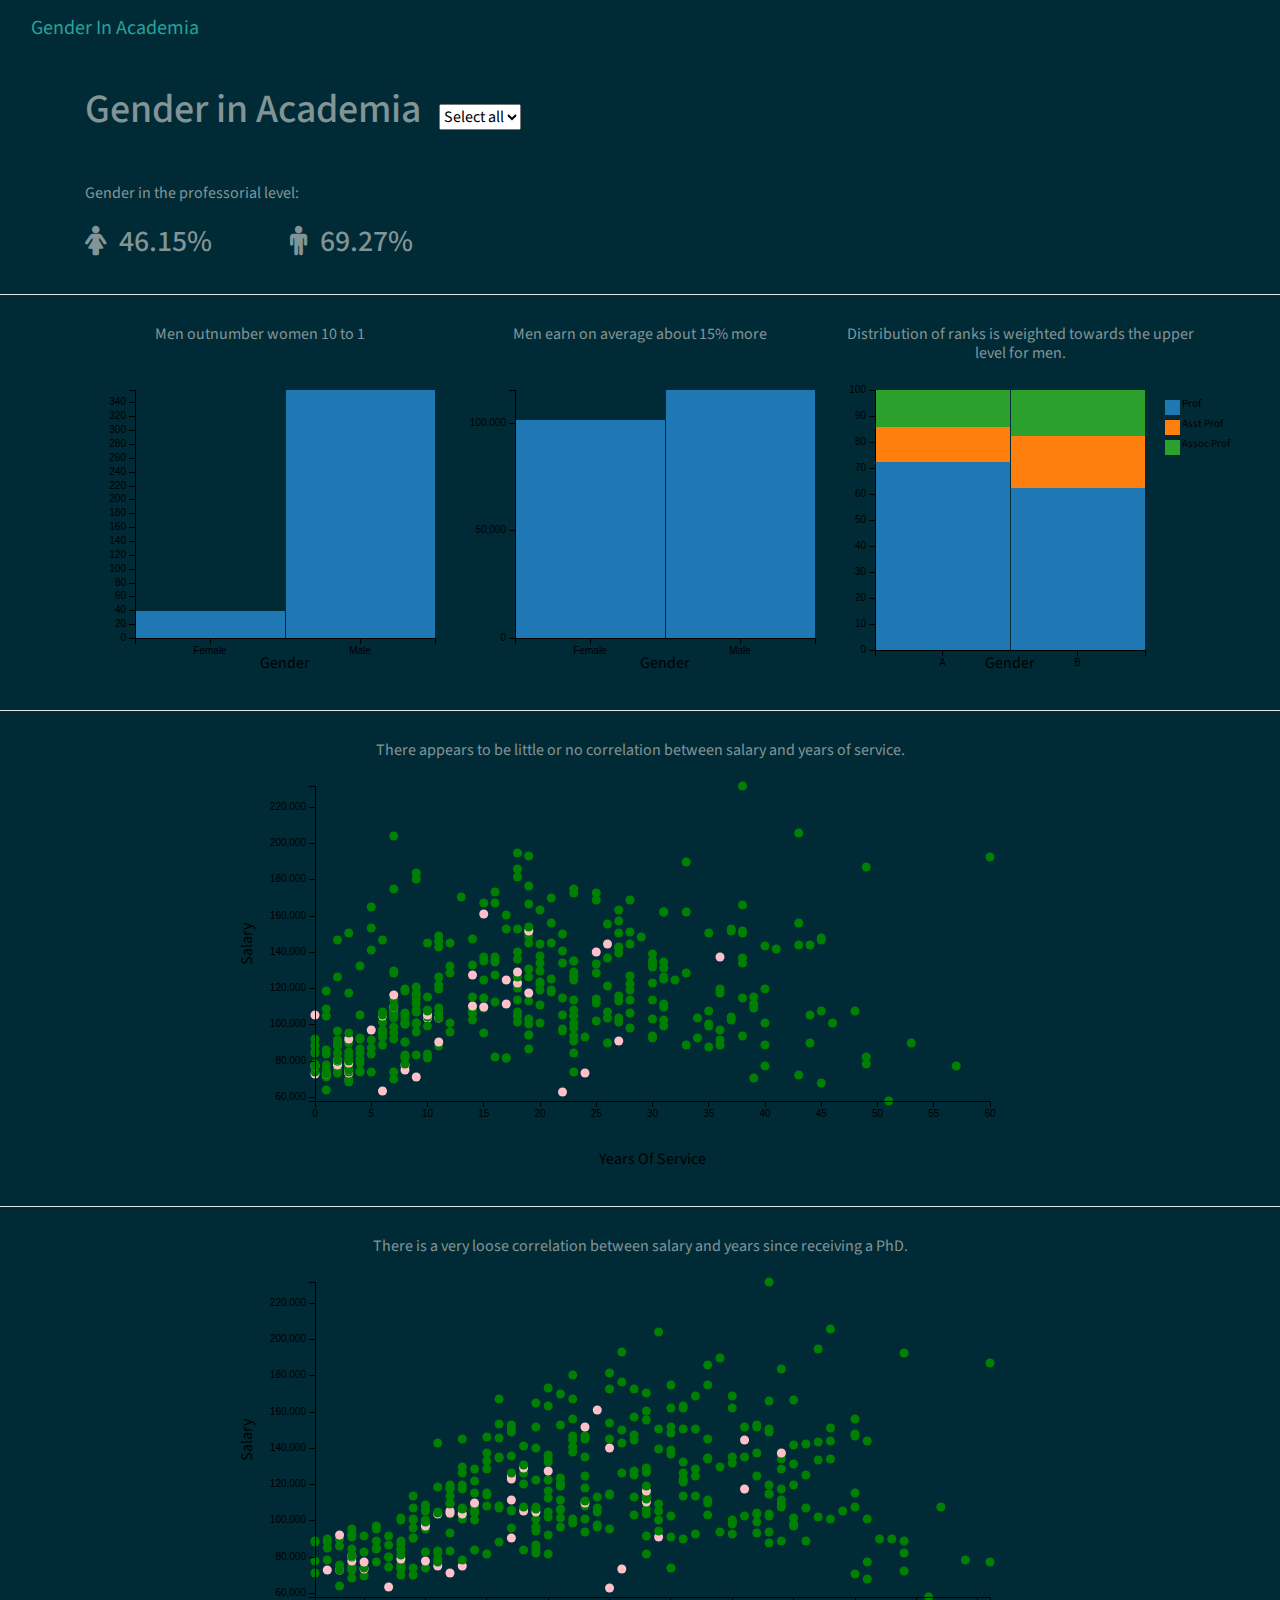
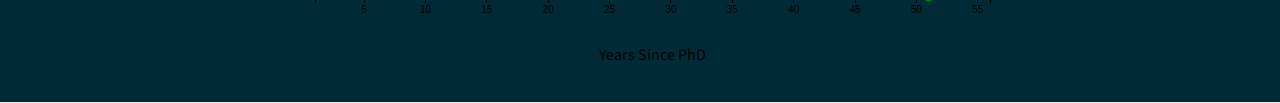
<file: Index.html>
<!DOCTYPE html>
<html lang="en">
<head>
    <meta charset="UTF-8">
    <meta name="viewport" content="width=device-width, initial-scale=1.0">
    <meta http-equiv="X-UA-Compatible" content="ie=edge">
    <title>Gender In Academia</title>
    
    <link rel="stylesheet" href="static/css/bootstrap.min.css" type="text/css" />
    <link rel="stylesheet" href="static/css/dc.min.css" type="text/css" />
    <link rel="stylesheet" type="text/css" href="https://maxcdn.bootstrapcdn.com/font-awesome/4.7.0/css/font-awesome.min.css">
    <link rel="stylesheet" href="static/css/style.css" type="text/css" />
    
    
    <script type="text/javascript" src="static/js/d3.min.js"></script>
    <script type="text/javascript" src="static/js/crossfilter.min.js"></script>
    <script type="text/javascript" src="static/js/dc.min.js"></script>
    <script type="text/javascript" src="static/js/queue.min.js"></script>
    <script type="text/javascript" src="static/js/graph.js"></script>

</head>


<body>
    <nav class="navbar navbar-default">
      <div class="container-fluid">
        <div class="navbar-header">
          <a class="navbar-brand" href="#">Gender In Academia</a>
        </div>
    </div>
    </nav>

    <main>
      <section class="section">
        <div class="container">
          
          <div class="row">
            <div class="col-xs-12 col-sm-12">
              <h1 class="section-heading">Gender in Academia</h1>
              <div id="discipline-selector"></div>
            </div>
          </div>

          <div class="row">
                    <div class="col-xs-12 col-sm-12">
                        <p class="section-paragraph">Gender in the professorial level:</p>
                    </div>

            <div class="col-xs-12 col-sm-6 col-lg-6">
                <i class="fa fa-female fa-gender" aria-hidden="true"></i> <span class="number-box" id="percent-of-women-professors"></span>
                <i class="fa fa-male fa-gender" aria-hidden="true"></i> <span class="number-box" id="percent-of-men-professors"></span>
            </div>  
          </div>
        </div>
    </section>


      <section class="section">
        <div class="container">
          
          <div class="row">
            <div class="col-xs-12 col-sm-4 text-center">
              <p class="section-paragraph">Men outnumber women 10 to 1</p>
              </div>
              <div class="col-xs-12 col-sm-4 text-center">
                <p class="section-paragraph">Men earn on average about 15% more</p>
              </div>
              <div class="col-xs-12 col-sm-4 text-center">
                            <p class="section-paragraph">Distribution of ranks is weighted towards the upper level for men.</p>           
                        </div>
            </div>

            <div class="row">
              <div class="col-xs-12 col-sm-4 text-center" id="gender-balance" class="custom-chart"></div>
              <div class="col-xs-12 col-sm-4 text-center" id="average-salary" class="custom-chart"></div>
              <div class="col-xs-12 col-sm-4 text-center" id="rank-distribution" class="custom-chart"></div>
            </div>
          </div>
        </section>

        <section class="section">
          <div class="container">
            
            <div class="row">
              <div class="col-xs-12 col-sm-12 text-center">
                <p class="section-paragraph">There appears to be little or no correlation between salary and years of service.</p>
            </div>

            <div class="col-xs-12 col-sm-12 text-center" id="service-salary">
                
            </div>
          </div>
        </div>
      </section>

      <section class="section">
        <div class="container">

          <div class="row">
            <div class="col-xs-12 col-sm-12 text-center">
              <p class="section-paragraph">There is a very loose correlation between salary and years since receiving a PhD.</p>
            </div>

            <div class="col-xs-12 col-sm-12 text-center" id="phd-salary"></div>
          </div>

        </div>
      </section>
    </main>
</body>
</html>
</file>
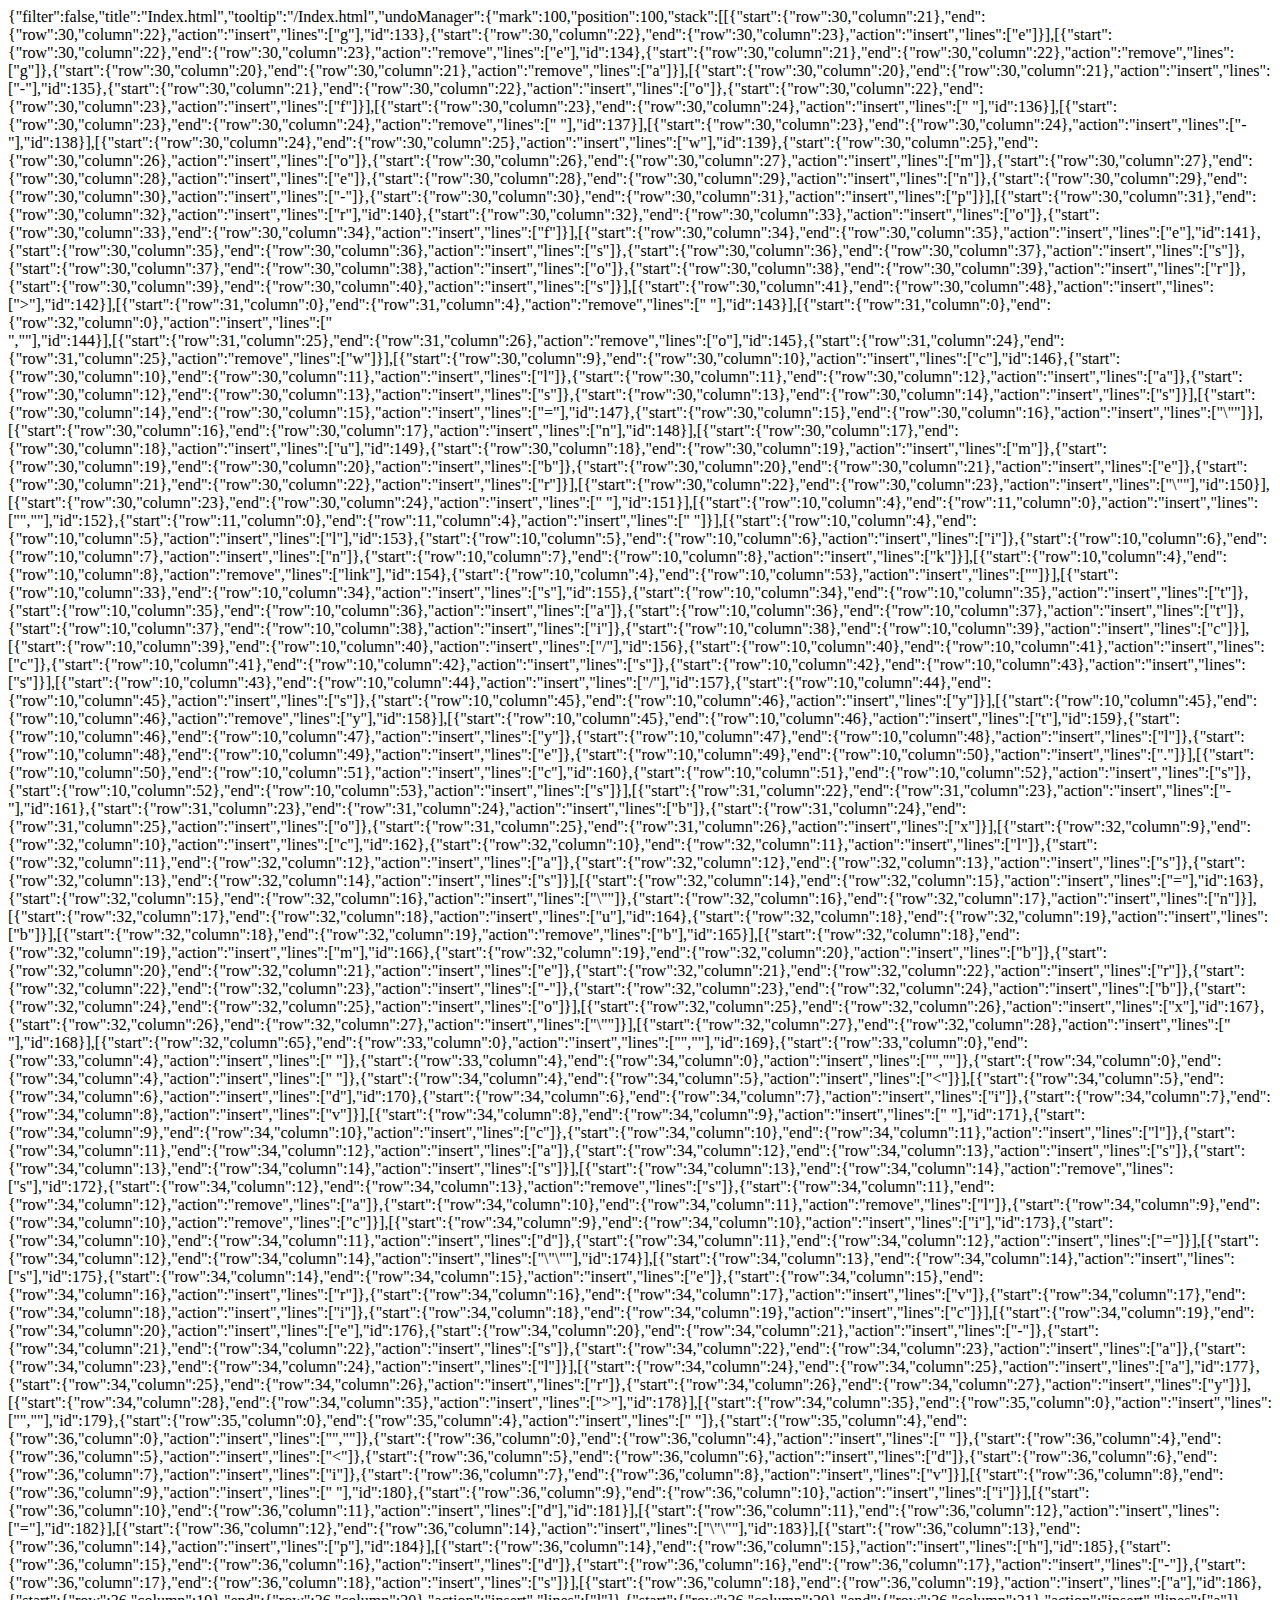
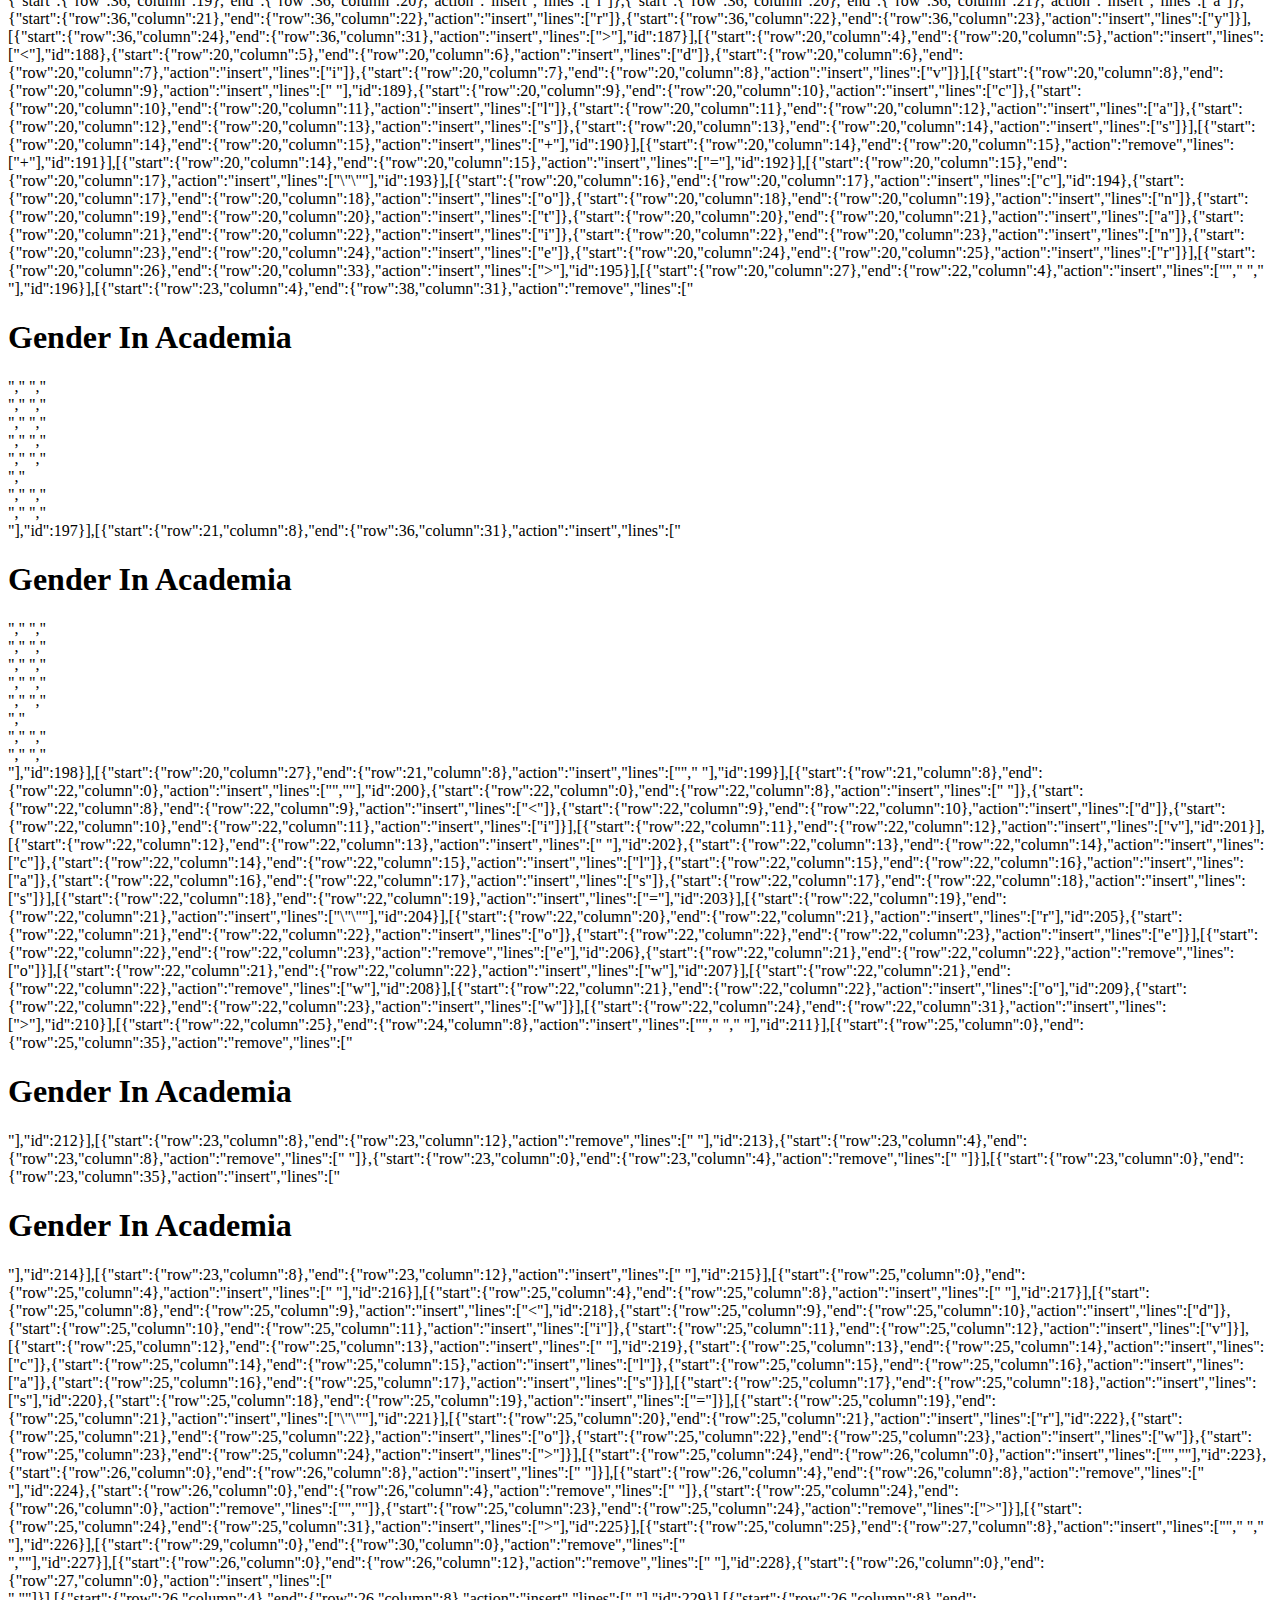
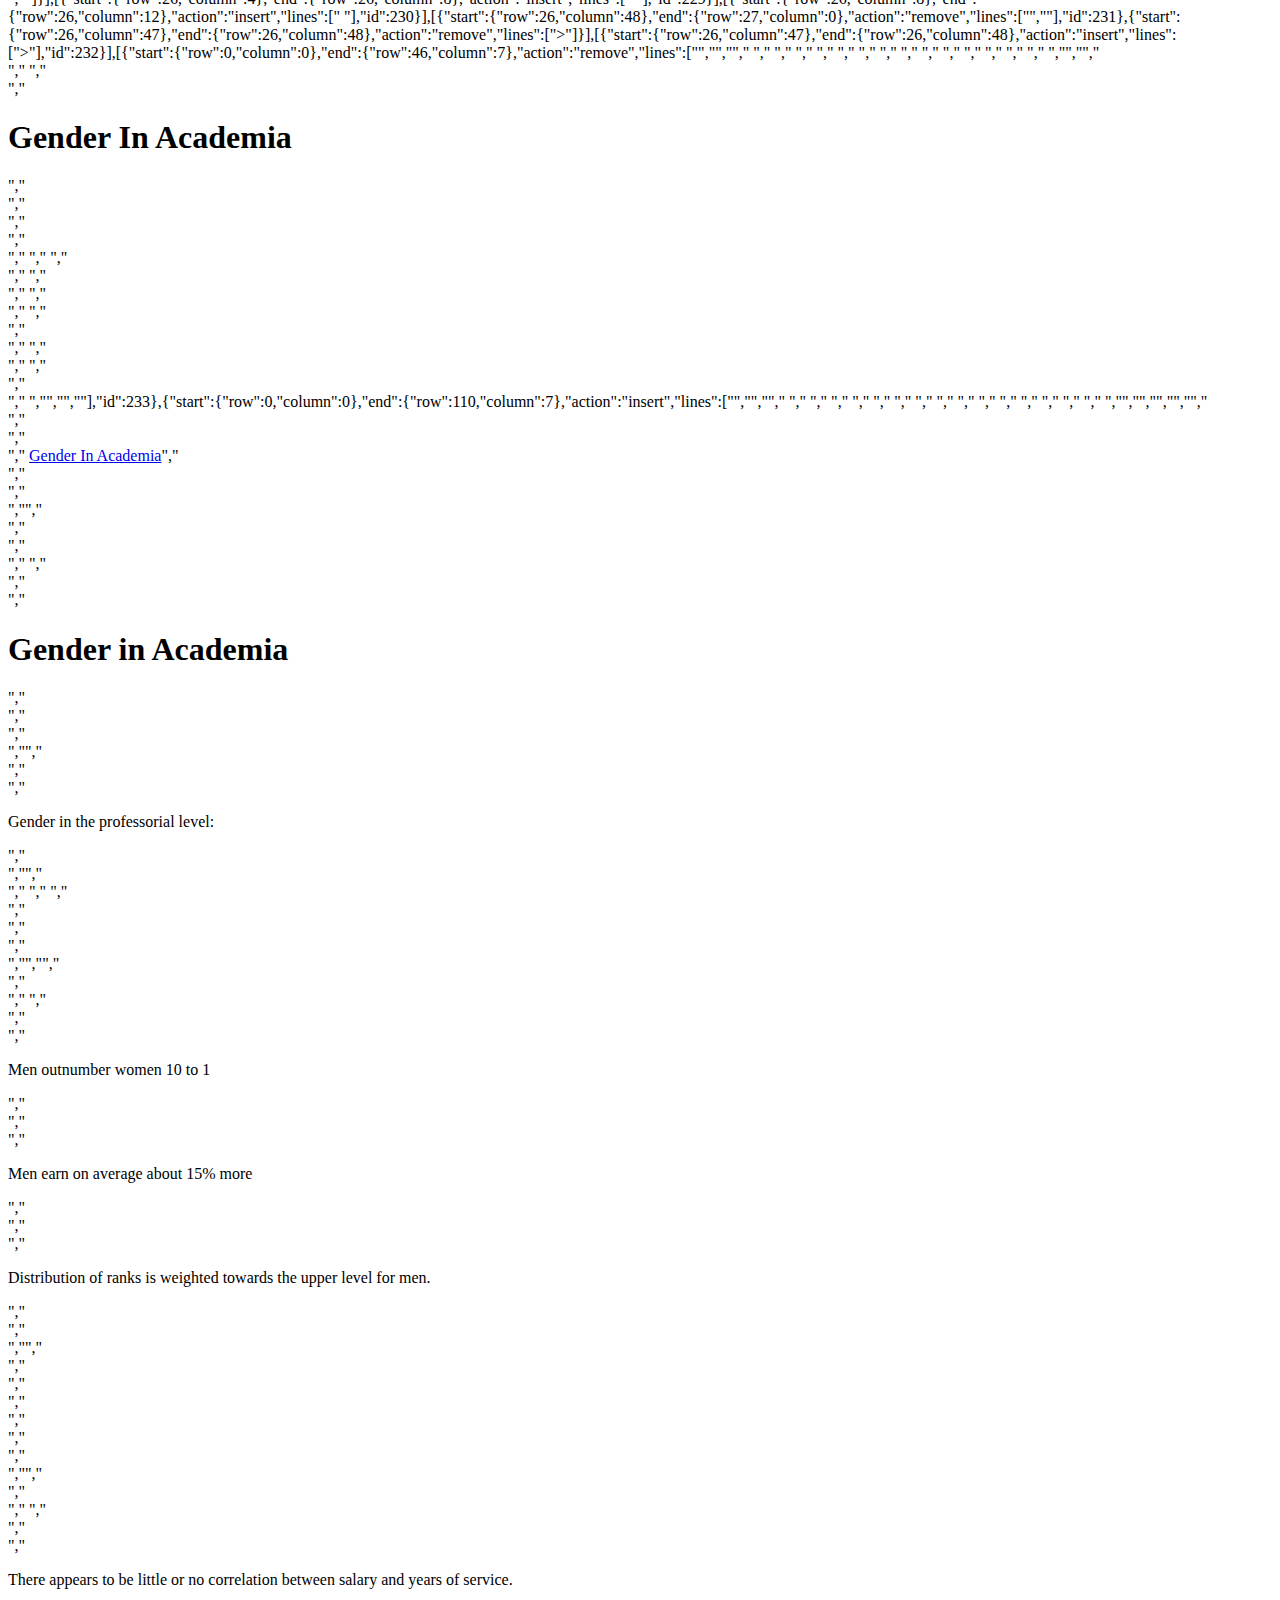
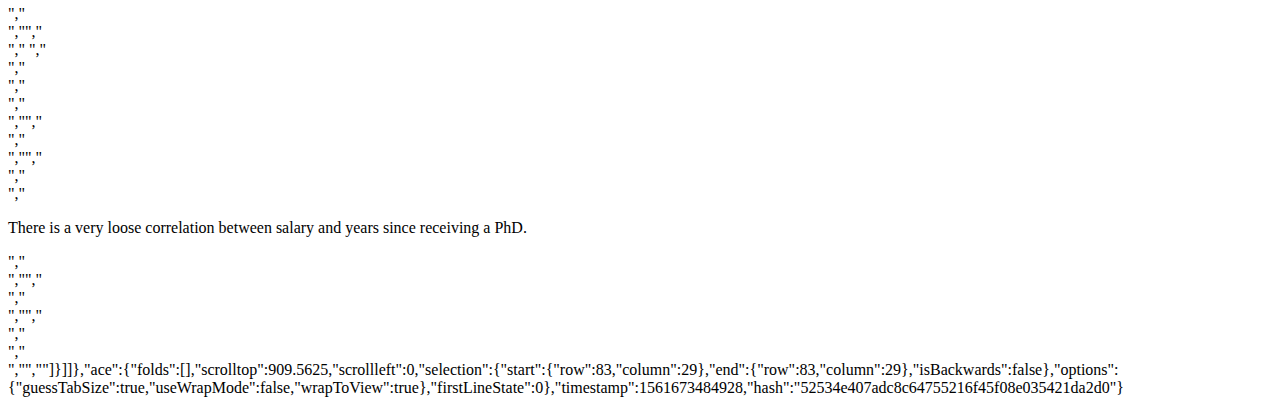
<file: .c9/metadata/environment/Index.html>
{"filter":false,"title":"Index.html","tooltip":"/Index.html","undoManager":{"mark":100,"position":100,"stack":[[{"start":{"row":30,"column":21},"end":{"row":30,"column":22},"action":"insert","lines":["g"],"id":133},{"start":{"row":30,"column":22},"end":{"row":30,"column":23},"action":"insert","lines":["e"]}],[{"start":{"row":30,"column":22},"end":{"row":30,"column":23},"action":"remove","lines":["e"],"id":134},{"start":{"row":30,"column":21},"end":{"row":30,"column":22},"action":"remove","lines":["g"]},{"start":{"row":30,"column":20},"end":{"row":30,"column":21},"action":"remove","lines":["a"]}],[{"start":{"row":30,"column":20},"end":{"row":30,"column":21},"action":"insert","lines":["-"],"id":135},{"start":{"row":30,"column":21},"end":{"row":30,"column":22},"action":"insert","lines":["o"]},{"start":{"row":30,"column":22},"end":{"row":30,"column":23},"action":"insert","lines":["f"]}],[{"start":{"row":30,"column":23},"end":{"row":30,"column":24},"action":"insert","lines":[" "],"id":136}],[{"start":{"row":30,"column":23},"end":{"row":30,"column":24},"action":"remove","lines":[" "],"id":137}],[{"start":{"row":30,"column":23},"end":{"row":30,"column":24},"action":"insert","lines":["-"],"id":138}],[{"start":{"row":30,"column":24},"end":{"row":30,"column":25},"action":"insert","lines":["w"],"id":139},{"start":{"row":30,"column":25},"end":{"row":30,"column":26},"action":"insert","lines":["o"]},{"start":{"row":30,"column":26},"end":{"row":30,"column":27},"action":"insert","lines":["m"]},{"start":{"row":30,"column":27},"end":{"row":30,"column":28},"action":"insert","lines":["e"]},{"start":{"row":30,"column":28},"end":{"row":30,"column":29},"action":"insert","lines":["n"]},{"start":{"row":30,"column":29},"end":{"row":30,"column":30},"action":"insert","lines":["-"]},{"start":{"row":30,"column":30},"end":{"row":30,"column":31},"action":"insert","lines":["p"]}],[{"start":{"row":30,"column":31},"end":{"row":30,"column":32},"action":"insert","lines":["r"],"id":140},{"start":{"row":30,"column":32},"end":{"row":30,"column":33},"action":"insert","lines":["o"]},{"start":{"row":30,"column":33},"end":{"row":30,"column":34},"action":"insert","lines":["f"]}],[{"start":{"row":30,"column":34},"end":{"row":30,"column":35},"action":"insert","lines":["e"],"id":141},{"start":{"row":30,"column":35},"end":{"row":30,"column":36},"action":"insert","lines":["s"]},{"start":{"row":30,"column":36},"end":{"row":30,"column":37},"action":"insert","lines":["s"]},{"start":{"row":30,"column":37},"end":{"row":30,"column":38},"action":"insert","lines":["o"]},{"start":{"row":30,"column":38},"end":{"row":30,"column":39},"action":"insert","lines":["r"]},{"start":{"row":30,"column":39},"end":{"row":30,"column":40},"action":"insert","lines":["s"]}],[{"start":{"row":30,"column":41},"end":{"row":30,"column":48},"action":"insert","lines":["></div>"],"id":142}],[{"start":{"row":31,"column":0},"end":{"row":31,"column":4},"action":"remove","lines":["    "],"id":143}],[{"start":{"row":31,"column":0},"end":{"row":32,"column":0},"action":"insert","lines":["    <div id=\"percent-of-women-professors\"></div>",""],"id":144}],[{"start":{"row":31,"column":25},"end":{"row":31,"column":26},"action":"remove","lines":["o"],"id":145},{"start":{"row":31,"column":24},"end":{"row":31,"column":25},"action":"remove","lines":["w"]}],[{"start":{"row":30,"column":9},"end":{"row":30,"column":10},"action":"insert","lines":["c"],"id":146},{"start":{"row":30,"column":10},"end":{"row":30,"column":11},"action":"insert","lines":["l"]},{"start":{"row":30,"column":11},"end":{"row":30,"column":12},"action":"insert","lines":["a"]},{"start":{"row":30,"column":12},"end":{"row":30,"column":13},"action":"insert","lines":["s"]},{"start":{"row":30,"column":13},"end":{"row":30,"column":14},"action":"insert","lines":["s"]}],[{"start":{"row":30,"column":14},"end":{"row":30,"column":15},"action":"insert","lines":["="],"id":147},{"start":{"row":30,"column":15},"end":{"row":30,"column":16},"action":"insert","lines":["\""]}],[{"start":{"row":30,"column":16},"end":{"row":30,"column":17},"action":"insert","lines":["n"],"id":148}],[{"start":{"row":30,"column":17},"end":{"row":30,"column":18},"action":"insert","lines":["u"],"id":149},{"start":{"row":30,"column":18},"end":{"row":30,"column":19},"action":"insert","lines":["m"]},{"start":{"row":30,"column":19},"end":{"row":30,"column":20},"action":"insert","lines":["b"]},{"start":{"row":30,"column":20},"end":{"row":30,"column":21},"action":"insert","lines":["e"]},{"start":{"row":30,"column":21},"end":{"row":30,"column":22},"action":"insert","lines":["r"]}],[{"start":{"row":30,"column":22},"end":{"row":30,"column":23},"action":"insert","lines":["\""],"id":150}],[{"start":{"row":30,"column":23},"end":{"row":30,"column":24},"action":"insert","lines":[" "],"id":151}],[{"start":{"row":10,"column":4},"end":{"row":11,"column":0},"action":"insert","lines":["",""],"id":152},{"start":{"row":11,"column":0},"end":{"row":11,"column":4},"action":"insert","lines":["    "]}],[{"start":{"row":10,"column":4},"end":{"row":10,"column":5},"action":"insert","lines":["l"],"id":153},{"start":{"row":10,"column":5},"end":{"row":10,"column":6},"action":"insert","lines":["i"]},{"start":{"row":10,"column":6},"end":{"row":10,"column":7},"action":"insert","lines":["n"]},{"start":{"row":10,"column":7},"end":{"row":10,"column":8},"action":"insert","lines":["k"]}],[{"start":{"row":10,"column":4},"end":{"row":10,"column":8},"action":"remove","lines":["link"],"id":154},{"start":{"row":10,"column":4},"end":{"row":10,"column":53},"action":"insert","lines":["<link rel=\"stylesheet\" href=\"\" type=\"text/css\" />"]}],[{"start":{"row":10,"column":33},"end":{"row":10,"column":34},"action":"insert","lines":["s"],"id":155},{"start":{"row":10,"column":34},"end":{"row":10,"column":35},"action":"insert","lines":["t"]},{"start":{"row":10,"column":35},"end":{"row":10,"column":36},"action":"insert","lines":["a"]},{"start":{"row":10,"column":36},"end":{"row":10,"column":37},"action":"insert","lines":["t"]},{"start":{"row":10,"column":37},"end":{"row":10,"column":38},"action":"insert","lines":["i"]},{"start":{"row":10,"column":38},"end":{"row":10,"column":39},"action":"insert","lines":["c"]}],[{"start":{"row":10,"column":39},"end":{"row":10,"column":40},"action":"insert","lines":["/"],"id":156},{"start":{"row":10,"column":40},"end":{"row":10,"column":41},"action":"insert","lines":["c"]},{"start":{"row":10,"column":41},"end":{"row":10,"column":42},"action":"insert","lines":["s"]},{"start":{"row":10,"column":42},"end":{"row":10,"column":43},"action":"insert","lines":["s"]}],[{"start":{"row":10,"column":43},"end":{"row":10,"column":44},"action":"insert","lines":["/"],"id":157},{"start":{"row":10,"column":44},"end":{"row":10,"column":45},"action":"insert","lines":["s"]},{"start":{"row":10,"column":45},"end":{"row":10,"column":46},"action":"insert","lines":["y"]}],[{"start":{"row":10,"column":45},"end":{"row":10,"column":46},"action":"remove","lines":["y"],"id":158}],[{"start":{"row":10,"column":45},"end":{"row":10,"column":46},"action":"insert","lines":["t"],"id":159},{"start":{"row":10,"column":46},"end":{"row":10,"column":47},"action":"insert","lines":["y"]},{"start":{"row":10,"column":47},"end":{"row":10,"column":48},"action":"insert","lines":["l"]},{"start":{"row":10,"column":48},"end":{"row":10,"column":49},"action":"insert","lines":["e"]},{"start":{"row":10,"column":49},"end":{"row":10,"column":50},"action":"insert","lines":["."]}],[{"start":{"row":10,"column":50},"end":{"row":10,"column":51},"action":"insert","lines":["c"],"id":160},{"start":{"row":10,"column":51},"end":{"row":10,"column":52},"action":"insert","lines":["s"]},{"start":{"row":10,"column":52},"end":{"row":10,"column":53},"action":"insert","lines":["s"]}],[{"start":{"row":31,"column":22},"end":{"row":31,"column":23},"action":"insert","lines":["-"],"id":161},{"start":{"row":31,"column":23},"end":{"row":31,"column":24},"action":"insert","lines":["b"]},{"start":{"row":31,"column":24},"end":{"row":31,"column":25},"action":"insert","lines":["o"]},{"start":{"row":31,"column":25},"end":{"row":31,"column":26},"action":"insert","lines":["x"]}],[{"start":{"row":32,"column":9},"end":{"row":32,"column":10},"action":"insert","lines":["c"],"id":162},{"start":{"row":32,"column":10},"end":{"row":32,"column":11},"action":"insert","lines":["l"]},{"start":{"row":32,"column":11},"end":{"row":32,"column":12},"action":"insert","lines":["a"]},{"start":{"row":32,"column":12},"end":{"row":32,"column":13},"action":"insert","lines":["s"]},{"start":{"row":32,"column":13},"end":{"row":32,"column":14},"action":"insert","lines":["s"]}],[{"start":{"row":32,"column":14},"end":{"row":32,"column":15},"action":"insert","lines":["="],"id":163},{"start":{"row":32,"column":15},"end":{"row":32,"column":16},"action":"insert","lines":["\""]},{"start":{"row":32,"column":16},"end":{"row":32,"column":17},"action":"insert","lines":["n"]}],[{"start":{"row":32,"column":17},"end":{"row":32,"column":18},"action":"insert","lines":["u"],"id":164},{"start":{"row":32,"column":18},"end":{"row":32,"column":19},"action":"insert","lines":["b"]}],[{"start":{"row":32,"column":18},"end":{"row":32,"column":19},"action":"remove","lines":["b"],"id":165}],[{"start":{"row":32,"column":18},"end":{"row":32,"column":19},"action":"insert","lines":["m"],"id":166},{"start":{"row":32,"column":19},"end":{"row":32,"column":20},"action":"insert","lines":["b"]},{"start":{"row":32,"column":20},"end":{"row":32,"column":21},"action":"insert","lines":["e"]},{"start":{"row":32,"column":21},"end":{"row":32,"column":22},"action":"insert","lines":["r"]},{"start":{"row":32,"column":22},"end":{"row":32,"column":23},"action":"insert","lines":["-"]},{"start":{"row":32,"column":23},"end":{"row":32,"column":24},"action":"insert","lines":["b"]},{"start":{"row":32,"column":24},"end":{"row":32,"column":25},"action":"insert","lines":["o"]}],[{"start":{"row":32,"column":25},"end":{"row":32,"column":26},"action":"insert","lines":["x"],"id":167},{"start":{"row":32,"column":26},"end":{"row":32,"column":27},"action":"insert","lines":["\""]}],[{"start":{"row":32,"column":27},"end":{"row":32,"column":28},"action":"insert","lines":[" "],"id":168}],[{"start":{"row":32,"column":65},"end":{"row":33,"column":0},"action":"insert","lines":["",""],"id":169},{"start":{"row":33,"column":0},"end":{"row":33,"column":4},"action":"insert","lines":["    "]},{"start":{"row":33,"column":4},"end":{"row":34,"column":0},"action":"insert","lines":["",""]},{"start":{"row":34,"column":0},"end":{"row":34,"column":4},"action":"insert","lines":["    "]},{"start":{"row":34,"column":4},"end":{"row":34,"column":5},"action":"insert","lines":["<"]}],[{"start":{"row":34,"column":5},"end":{"row":34,"column":6},"action":"insert","lines":["d"],"id":170},{"start":{"row":34,"column":6},"end":{"row":34,"column":7},"action":"insert","lines":["i"]},{"start":{"row":34,"column":7},"end":{"row":34,"column":8},"action":"insert","lines":["v"]}],[{"start":{"row":34,"column":8},"end":{"row":34,"column":9},"action":"insert","lines":[" "],"id":171},{"start":{"row":34,"column":9},"end":{"row":34,"column":10},"action":"insert","lines":["c"]},{"start":{"row":34,"column":10},"end":{"row":34,"column":11},"action":"insert","lines":["l"]},{"start":{"row":34,"column":11},"end":{"row":34,"column":12},"action":"insert","lines":["a"]},{"start":{"row":34,"column":12},"end":{"row":34,"column":13},"action":"insert","lines":["s"]},{"start":{"row":34,"column":13},"end":{"row":34,"column":14},"action":"insert","lines":["s"]}],[{"start":{"row":34,"column":13},"end":{"row":34,"column":14},"action":"remove","lines":["s"],"id":172},{"start":{"row":34,"column":12},"end":{"row":34,"column":13},"action":"remove","lines":["s"]},{"start":{"row":34,"column":11},"end":{"row":34,"column":12},"action":"remove","lines":["a"]},{"start":{"row":34,"column":10},"end":{"row":34,"column":11},"action":"remove","lines":["l"]},{"start":{"row":34,"column":9},"end":{"row":34,"column":10},"action":"remove","lines":["c"]}],[{"start":{"row":34,"column":9},"end":{"row":34,"column":10},"action":"insert","lines":["i"],"id":173},{"start":{"row":34,"column":10},"end":{"row":34,"column":11},"action":"insert","lines":["d"]},{"start":{"row":34,"column":11},"end":{"row":34,"column":12},"action":"insert","lines":["="]}],[{"start":{"row":34,"column":12},"end":{"row":34,"column":14},"action":"insert","lines":["\"\""],"id":174}],[{"start":{"row":34,"column":13},"end":{"row":34,"column":14},"action":"insert","lines":["s"],"id":175},{"start":{"row":34,"column":14},"end":{"row":34,"column":15},"action":"insert","lines":["e"]},{"start":{"row":34,"column":15},"end":{"row":34,"column":16},"action":"insert","lines":["r"]},{"start":{"row":34,"column":16},"end":{"row":34,"column":17},"action":"insert","lines":["v"]},{"start":{"row":34,"column":17},"end":{"row":34,"column":18},"action":"insert","lines":["i"]},{"start":{"row":34,"column":18},"end":{"row":34,"column":19},"action":"insert","lines":["c"]}],[{"start":{"row":34,"column":19},"end":{"row":34,"column":20},"action":"insert","lines":["e"],"id":176},{"start":{"row":34,"column":20},"end":{"row":34,"column":21},"action":"insert","lines":["-"]},{"start":{"row":34,"column":21},"end":{"row":34,"column":22},"action":"insert","lines":["s"]},{"start":{"row":34,"column":22},"end":{"row":34,"column":23},"action":"insert","lines":["a"]},{"start":{"row":34,"column":23},"end":{"row":34,"column":24},"action":"insert","lines":["l"]}],[{"start":{"row":34,"column":24},"end":{"row":34,"column":25},"action":"insert","lines":["a"],"id":177},{"start":{"row":34,"column":25},"end":{"row":34,"column":26},"action":"insert","lines":["r"]},{"start":{"row":34,"column":26},"end":{"row":34,"column":27},"action":"insert","lines":["y"]}],[{"start":{"row":34,"column":28},"end":{"row":34,"column":35},"action":"insert","lines":["></div>"],"id":178}],[{"start":{"row":34,"column":35},"end":{"row":35,"column":0},"action":"insert","lines":["",""],"id":179},{"start":{"row":35,"column":0},"end":{"row":35,"column":4},"action":"insert","lines":["    "]},{"start":{"row":35,"column":4},"end":{"row":36,"column":0},"action":"insert","lines":["",""]},{"start":{"row":36,"column":0},"end":{"row":36,"column":4},"action":"insert","lines":["    "]},{"start":{"row":36,"column":4},"end":{"row":36,"column":5},"action":"insert","lines":["<"]},{"start":{"row":36,"column":5},"end":{"row":36,"column":6},"action":"insert","lines":["d"]},{"start":{"row":36,"column":6},"end":{"row":36,"column":7},"action":"insert","lines":["i"]},{"start":{"row":36,"column":7},"end":{"row":36,"column":8},"action":"insert","lines":["v"]}],[{"start":{"row":36,"column":8},"end":{"row":36,"column":9},"action":"insert","lines":[" "],"id":180},{"start":{"row":36,"column":9},"end":{"row":36,"column":10},"action":"insert","lines":["i"]}],[{"start":{"row":36,"column":10},"end":{"row":36,"column":11},"action":"insert","lines":["d"],"id":181}],[{"start":{"row":36,"column":11},"end":{"row":36,"column":12},"action":"insert","lines":["="],"id":182}],[{"start":{"row":36,"column":12},"end":{"row":36,"column":14},"action":"insert","lines":["\"\""],"id":183}],[{"start":{"row":36,"column":13},"end":{"row":36,"column":14},"action":"insert","lines":["p"],"id":184}],[{"start":{"row":36,"column":14},"end":{"row":36,"column":15},"action":"insert","lines":["h"],"id":185},{"start":{"row":36,"column":15},"end":{"row":36,"column":16},"action":"insert","lines":["d"]},{"start":{"row":36,"column":16},"end":{"row":36,"column":17},"action":"insert","lines":["-"]},{"start":{"row":36,"column":17},"end":{"row":36,"column":18},"action":"insert","lines":["s"]}],[{"start":{"row":36,"column":18},"end":{"row":36,"column":19},"action":"insert","lines":["a"],"id":186},{"start":{"row":36,"column":19},"end":{"row":36,"column":20},"action":"insert","lines":["l"]},{"start":{"row":36,"column":20},"end":{"row":36,"column":21},"action":"insert","lines":["a"]},{"start":{"row":36,"column":21},"end":{"row":36,"column":22},"action":"insert","lines":["r"]},{"start":{"row":36,"column":22},"end":{"row":36,"column":23},"action":"insert","lines":["y"]}],[{"start":{"row":36,"column":24},"end":{"row":36,"column":31},"action":"insert","lines":["></div>"],"id":187}],[{"start":{"row":20,"column":4},"end":{"row":20,"column":5},"action":"insert","lines":["<"],"id":188},{"start":{"row":20,"column":5},"end":{"row":20,"column":6},"action":"insert","lines":["d"]},{"start":{"row":20,"column":6},"end":{"row":20,"column":7},"action":"insert","lines":["i"]},{"start":{"row":20,"column":7},"end":{"row":20,"column":8},"action":"insert","lines":["v"]}],[{"start":{"row":20,"column":8},"end":{"row":20,"column":9},"action":"insert","lines":[" "],"id":189},{"start":{"row":20,"column":9},"end":{"row":20,"column":10},"action":"insert","lines":["c"]},{"start":{"row":20,"column":10},"end":{"row":20,"column":11},"action":"insert","lines":["l"]},{"start":{"row":20,"column":11},"end":{"row":20,"column":12},"action":"insert","lines":["a"]},{"start":{"row":20,"column":12},"end":{"row":20,"column":13},"action":"insert","lines":["s"]},{"start":{"row":20,"column":13},"end":{"row":20,"column":14},"action":"insert","lines":["s"]}],[{"start":{"row":20,"column":14},"end":{"row":20,"column":15},"action":"insert","lines":["+"],"id":190}],[{"start":{"row":20,"column":14},"end":{"row":20,"column":15},"action":"remove","lines":["+"],"id":191}],[{"start":{"row":20,"column":14},"end":{"row":20,"column":15},"action":"insert","lines":["="],"id":192}],[{"start":{"row":20,"column":15},"end":{"row":20,"column":17},"action":"insert","lines":["\"\""],"id":193}],[{"start":{"row":20,"column":16},"end":{"row":20,"column":17},"action":"insert","lines":["c"],"id":194},{"start":{"row":20,"column":17},"end":{"row":20,"column":18},"action":"insert","lines":["o"]},{"start":{"row":20,"column":18},"end":{"row":20,"column":19},"action":"insert","lines":["n"]},{"start":{"row":20,"column":19},"end":{"row":20,"column":20},"action":"insert","lines":["t"]},{"start":{"row":20,"column":20},"end":{"row":20,"column":21},"action":"insert","lines":["a"]},{"start":{"row":20,"column":21},"end":{"row":20,"column":22},"action":"insert","lines":["i"]},{"start":{"row":20,"column":22},"end":{"row":20,"column":23},"action":"insert","lines":["n"]},{"start":{"row":20,"column":23},"end":{"row":20,"column":24},"action":"insert","lines":["e"]},{"start":{"row":20,"column":24},"end":{"row":20,"column":25},"action":"insert","lines":["r"]}],[{"start":{"row":20,"column":26},"end":{"row":20,"column":33},"action":"insert","lines":["></div>"],"id":195}],[{"start":{"row":20,"column":27},"end":{"row":22,"column":4},"action":"insert","lines":["","        ","    "],"id":196}],[{"start":{"row":23,"column":4},"end":{"row":38,"column":31},"action":"remove","lines":["<h1>Gender In Academia</h1>","    ","    <div id=\"discipline-selector\"></div>","    ","    <div id=\"gender-balance\"></div>","    ","    <div id=\"average-salary\"></div>","    ","    <div id=\"rank-distribution\"></div>","    ","    <div class=\"number-box\" id=\"percent-of-women-professors\"></div>","    <div class=\"number-box\" id=\"percent-of-men-professors\"></div>","    ","    <div id=\"service-salary\"></div>","    ","    <div id=\"phd-salary\"></div>"],"id":197}],[{"start":{"row":21,"column":8},"end":{"row":36,"column":31},"action":"insert","lines":["<h1>Gender In Academia</h1>","    ","    <div id=\"discipline-selector\"></div>","    ","    <div id=\"gender-balance\"></div>","    ","    <div id=\"average-salary\"></div>","    ","    <div id=\"rank-distribution\"></div>","    ","    <div class=\"number-box\" id=\"percent-of-women-professors\"></div>","    <div class=\"number-box\" id=\"percent-of-men-professors\"></div>","    ","    <div id=\"service-salary\"></div>","    ","    <div id=\"phd-salary\"></div>"],"id":198}],[{"start":{"row":20,"column":27},"end":{"row":21,"column":8},"action":"insert","lines":["","        "],"id":199}],[{"start":{"row":21,"column":8},"end":{"row":22,"column":0},"action":"insert","lines":["",""],"id":200},{"start":{"row":22,"column":0},"end":{"row":22,"column":8},"action":"insert","lines":["        "]},{"start":{"row":22,"column":8},"end":{"row":22,"column":9},"action":"insert","lines":["<"]},{"start":{"row":22,"column":9},"end":{"row":22,"column":10},"action":"insert","lines":["d"]},{"start":{"row":22,"column":10},"end":{"row":22,"column":11},"action":"insert","lines":["i"]}],[{"start":{"row":22,"column":11},"end":{"row":22,"column":12},"action":"insert","lines":["v"],"id":201}],[{"start":{"row":22,"column":12},"end":{"row":22,"column":13},"action":"insert","lines":[" "],"id":202},{"start":{"row":22,"column":13},"end":{"row":22,"column":14},"action":"insert","lines":["c"]},{"start":{"row":22,"column":14},"end":{"row":22,"column":15},"action":"insert","lines":["l"]},{"start":{"row":22,"column":15},"end":{"row":22,"column":16},"action":"insert","lines":["a"]},{"start":{"row":22,"column":16},"end":{"row":22,"column":17},"action":"insert","lines":["s"]},{"start":{"row":22,"column":17},"end":{"row":22,"column":18},"action":"insert","lines":["s"]}],[{"start":{"row":22,"column":18},"end":{"row":22,"column":19},"action":"insert","lines":["="],"id":203}],[{"start":{"row":22,"column":19},"end":{"row":22,"column":21},"action":"insert","lines":["\"\""],"id":204}],[{"start":{"row":22,"column":20},"end":{"row":22,"column":21},"action":"insert","lines":["r"],"id":205},{"start":{"row":22,"column":21},"end":{"row":22,"column":22},"action":"insert","lines":["o"]},{"start":{"row":22,"column":22},"end":{"row":22,"column":23},"action":"insert","lines":["e"]}],[{"start":{"row":22,"column":22},"end":{"row":22,"column":23},"action":"remove","lines":["e"],"id":206},{"start":{"row":22,"column":21},"end":{"row":22,"column":22},"action":"remove","lines":["o"]}],[{"start":{"row":22,"column":21},"end":{"row":22,"column":22},"action":"insert","lines":["w"],"id":207}],[{"start":{"row":22,"column":21},"end":{"row":22,"column":22},"action":"remove","lines":["w"],"id":208}],[{"start":{"row":22,"column":21},"end":{"row":22,"column":22},"action":"insert","lines":["o"],"id":209},{"start":{"row":22,"column":22},"end":{"row":22,"column":23},"action":"insert","lines":["w"]}],[{"start":{"row":22,"column":24},"end":{"row":22,"column":31},"action":"insert","lines":["></div>"],"id":210}],[{"start":{"row":22,"column":25},"end":{"row":24,"column":8},"action":"insert","lines":["","            ","        "],"id":211}],[{"start":{"row":25,"column":0},"end":{"row":25,"column":35},"action":"remove","lines":["        <h1>Gender In Academia</h1>"],"id":212}],[{"start":{"row":23,"column":8},"end":{"row":23,"column":12},"action":"remove","lines":["    "],"id":213},{"start":{"row":23,"column":4},"end":{"row":23,"column":8},"action":"remove","lines":["    "]},{"start":{"row":23,"column":0},"end":{"row":23,"column":4},"action":"remove","lines":["    "]}],[{"start":{"row":23,"column":0},"end":{"row":23,"column":35},"action":"insert","lines":["        <h1>Gender In Academia</h1>"],"id":214}],[{"start":{"row":23,"column":8},"end":{"row":23,"column":12},"action":"insert","lines":["    "],"id":215}],[{"start":{"row":25,"column":0},"end":{"row":25,"column":4},"action":"insert","lines":["    "],"id":216}],[{"start":{"row":25,"column":4},"end":{"row":25,"column":8},"action":"insert","lines":["    "],"id":217}],[{"start":{"row":25,"column":8},"end":{"row":25,"column":9},"action":"insert","lines":["<"],"id":218},{"start":{"row":25,"column":9},"end":{"row":25,"column":10},"action":"insert","lines":["d"]},{"start":{"row":25,"column":10},"end":{"row":25,"column":11},"action":"insert","lines":["i"]},{"start":{"row":25,"column":11},"end":{"row":25,"column":12},"action":"insert","lines":["v"]}],[{"start":{"row":25,"column":12},"end":{"row":25,"column":13},"action":"insert","lines":[" "],"id":219},{"start":{"row":25,"column":13},"end":{"row":25,"column":14},"action":"insert","lines":["c"]},{"start":{"row":25,"column":14},"end":{"row":25,"column":15},"action":"insert","lines":["l"]},{"start":{"row":25,"column":15},"end":{"row":25,"column":16},"action":"insert","lines":["a"]},{"start":{"row":25,"column":16},"end":{"row":25,"column":17},"action":"insert","lines":["s"]}],[{"start":{"row":25,"column":17},"end":{"row":25,"column":18},"action":"insert","lines":["s"],"id":220},{"start":{"row":25,"column":18},"end":{"row":25,"column":19},"action":"insert","lines":["="]}],[{"start":{"row":25,"column":19},"end":{"row":25,"column":21},"action":"insert","lines":["\"\""],"id":221}],[{"start":{"row":25,"column":20},"end":{"row":25,"column":21},"action":"insert","lines":["r"],"id":222},{"start":{"row":25,"column":21},"end":{"row":25,"column":22},"action":"insert","lines":["o"]},{"start":{"row":25,"column":22},"end":{"row":25,"column":23},"action":"insert","lines":["w"]},{"start":{"row":25,"column":23},"end":{"row":25,"column":24},"action":"insert","lines":[">"]}],[{"start":{"row":25,"column":24},"end":{"row":26,"column":0},"action":"insert","lines":["",""],"id":223},{"start":{"row":26,"column":0},"end":{"row":26,"column":8},"action":"insert","lines":["        "]}],[{"start":{"row":26,"column":4},"end":{"row":26,"column":8},"action":"remove","lines":["    "],"id":224},{"start":{"row":26,"column":0},"end":{"row":26,"column":4},"action":"remove","lines":["    "]},{"start":{"row":25,"column":24},"end":{"row":26,"column":0},"action":"remove","lines":["",""]},{"start":{"row":25,"column":23},"end":{"row":25,"column":24},"action":"remove","lines":[">"]}],[{"start":{"row":25,"column":24},"end":{"row":25,"column":31},"action":"insert","lines":["></div>"],"id":225}],[{"start":{"row":25,"column":25},"end":{"row":27,"column":8},"action":"insert","lines":["","            ","        "],"id":226}],[{"start":{"row":29,"column":0},"end":{"row":30,"column":0},"action":"remove","lines":["    <div id=\"discipline-selector\"></div>",""],"id":227}],[{"start":{"row":26,"column":0},"end":{"row":26,"column":12},"action":"remove","lines":["            "],"id":228},{"start":{"row":26,"column":0},"end":{"row":27,"column":0},"action":"insert","lines":["    <div id=\"discipline-selector\"></div>",""]}],[{"start":{"row":26,"column":4},"end":{"row":26,"column":8},"action":"insert","lines":["    "],"id":229}],[{"start":{"row":26,"column":8},"end":{"row":26,"column":12},"action":"insert","lines":["    "],"id":230}],[{"start":{"row":26,"column":48},"end":{"row":27,"column":0},"action":"remove","lines":["",""],"id":231},{"start":{"row":26,"column":47},"end":{"row":26,"column":48},"action":"remove","lines":[">"]}],[{"start":{"row":26,"column":47},"end":{"row":26,"column":48},"action":"insert","lines":[">"],"id":232}],[{"start":{"row":0,"column":0},"end":{"row":46,"column":7},"action":"remove","lines":["<!DOCTYPE html>","<html lang=\"en\">","<head>","    <meta charset=\"UTF-8\">","    <meta name=\"viewport\" content=\"width=device-width, initial-scale=1.0\">","    <meta http-equiv=\"X-UA-Compatible\" content=\"ie=edge\">","    <title>Dashboard</title>","    ","    <link rel=\"stylesheet\" href=\"static/css/bootstrap.min.css\" type=\"text/css\" />","    <link rel=\"stylesheet\" href=\"static/css/dc.min.css\" type=\"text/css\" />","    <link rel=\"stylesheet\" href=\"static/css/style.css\" type=\"text/css\" />","    ","    <script type=\"text/javascript\" src=\"static/js/d3.min.js\"></script>","    <script type=\"text/javascript\" src=\"static/js/crossfilter.min.js\"></script>","    <script type=\"text/javascript\" src=\"static/js/dc.min.js\"></script>","    <script type=\"text/javascript\" src=\"static/js/queue.min.js\"></script>","    <script type=\"text/javascript\" src=\"static/js/graph.js\"></script>","    ","</head>","<body>","    <div class=\"container\">","        ","        <div class=\"row\">","            <h1>Gender In Academia</h1>","        </div>","        <div class=\"row\">","            <div id=\"discipline-selector\"></div>","        </div>","    ","    ","    <div id=\"gender-balance\"></div>","    ","    <div id=\"average-salary\"></div>","    ","    <div id=\"rank-distribution\"></div>","    ","    <div class=\"number-box\" id=\"percent-of-women-professors\"></div>","    <div class=\"number-box\" id=\"percent-of-men-professors\"></div>","    ","    <div id=\"service-salary\"></div>","    ","    <div id=\"phd-salary\"></div>","    </div>","    ","","</body>","</html>"],"id":233},{"start":{"row":0,"column":0},"end":{"row":110,"column":7},"action":"insert","lines":["<!DOCTYPE html>","<html lang=\"en\">","<head>","    <meta charset=\"UTF-8\">","    <meta name=\"viewport\" content=\"width=device-width, initial-scale=1.0\">","    <meta http-equiv=\"X-UA-Compatible\" content=\"ie=edge\">","    <title>Gender In Academia</title>","    ","    <link rel=\"stylesheet\" href=\"static/css/bootstrap.min.css\" type=\"text/css\" />","    <link rel=\"stylesheet\" href=\"static/css/dc.min.css\" type=\"text/css\" />","    <link rel=\"stylesheet\" type=\"text/css\" href=\"https://maxcdn.bootstrapcdn.com/font-awesome/4.7.0/css/font-awesome.min.css\">","    <link rel=\"stylesheet\" href=\"static/css/style.css\" type=\"text/css\" />","    ","    ","    <script type=\"text/javascript\" src=\"static/js/d3.min.js\"></script>","    <script type=\"text/javascript\" src=\"static/js/crossfilter.min.js\"></script>","    <script type=\"text/javascript\" src=\"static/js/dc.min.js\"></script>","    <script type=\"text/javascript\" src=\"static/js/queue.min.js\"></script>","    <script type=\"text/javascript\" src=\"static/js/graph.js\"></script>","","</head>","","","<body>","    <nav class=\"navbar navbar-default\">","      <div class=\"container-fluid\">","        <div class=\"navbar-header\">","          <a class=\"navbar-brand\" href=\"#\">Gender In Academia</a>","        </div>","    </div>","    </nav>","","    <main>","      <section class=\"section\">","        <div class=\"container\">","          ","          <div class=\"row\">","            <div class=\"col-xs-12 col-sm-12\">","              <h1 class=\"section-heading\">Gender in Academia</h1>","              <div id=\"discipline-selector\"></div>","            </div>","          </div>","","          <div class=\"row\">","                    <div class=\"col-xs-12 col-sm-12\">","                        <p class=\"section-paragraph\">Gender in the professorial level:</p>","                    </div>","","            <div class=\"col-xs-12 col-sm-6 col-lg-6\">","                <i class=\"fa fa-female fa-gender\" aria-hidden=\"true\"></i> <span class=\"number-box\" id=\"percent-of-women-professors\"></span>","                <i class=\"fa fa-male fa-gender\" aria-hidden=\"true\"></i> <span class=\"number-box\" id=\"percent-of-men-professors\"></span>","            </div>  ","          </div>","        </div>","    </section>","","","      <section class=\"section\">","        <div class=\"container\">","          ","          <div class=\"row\">","            <div class=\"col-xs-12 col-sm-4 text-center\">","              <p class=\"section-paragraph\">Men outnumber women 10 to 1</p>","              </div>","              <div class=\"col-xs-12 col-sm-4 text-center\">","                <p class=\"section-paragraph\">Men earn on average about 15% more</p>","              </div>","              <div class=\"col-xs-12 col-sm-4 text-center\">","                            <p class=\"section-paragraph\">Distribution of ranks is weighted towards the upper level for men.</p>           ","                        </div>","            </div>","","            <div class=\"row\">","              <div class=\"col-xs-12 col-sm-4 text-center\" id=\"gender-balance\" class=\"custom-chart\"></div>","              <div class=\"col-xs-12 col-sm-4 text-center\" id=\"average-salary\" class=\"custom-chart\"></div>","              <div class=\"col-xs-12 col-sm-4 text-center\" id=\"rank-distribution\" class=\"custom-chart\"></div>","            </div>","          </div>","        </section>","","        <section class=\"section\">","          <div class=\"container\">","            ","            <div class=\"row\">","              <div class=\"col-xs-12 col-sm-12 text-center\">","                <p class=\"section-paragraph\">There appears to be little or no correlation between salary and years of service.</p>","            </div>","","            <div class=\"col-xs-12 col-sm-12 text-center\" id=\"service-salary\">","                ","            </div>","          </div>","        </div>","      </section>","","      <section class=\"section\">","        <div class=\"container\">","","          <div class=\"row\">","            <div class=\"col-xs-12 col-sm-12 text-center\">","              <p class=\"section-paragraph\">There is a very loose correlation between salary and years since receiving a PhD.</p>","            </div>","","            <div class=\"col-xs-12 col-sm-12 text-center\" id=\"phd-salary\"></div>","          </div>","","        </div>","      </section>","    </main>","</body>","</html>"]}]]},"ace":{"folds":[],"scrolltop":909.5625,"scrollleft":0,"selection":{"start":{"row":83,"column":29},"end":{"row":83,"column":29},"isBackwards":false},"options":{"guessTabSize":true,"useWrapMode":false,"wrapToView":true},"firstLineState":0},"timestamp":1561673484928,"hash":"52534e407adc8c64755216f45f08e035421da2d0"}
</file>
<file: static/css/style.css>
.navbar-default {
	background-image: none;
	margin-bottom: 0;
}

.section-heading, #discipline-selector {
	display: inline-block;	
	float: none;
	margin: 0;
}

.section-heading {
	margin-bottom: 50px;
}

#discipline-selector {
	margin-left: 15px;
}

.number-box {
	margin-right: 75px;
}

.number-box, .fa.fa-gender {
    font-size: 30px;
    font-weight: 500;
}

.fa-gender {
	margin-right: 10px;
}

.custom-chart {
	margin-bottom: 40px;
}

.section {
	border-bottom: 1px solid #e6e6e6;
	padding: 30px 0;
}

.section-paragraph {
	line-height: 1.2;
}
</file>
<file: static/css/dc.min.css>
.dc-chart .box text,.dc-chart g.axis text{-webkit-touch-callout:none;-khtml-user-select:none;pointer-events:none}.dc-chart path.dc-symbol,.dc-legend g.dc-legend-item.fadeout{fill-opacity:.5;stroke-opacity:.5}div.dc-chart{float:left}.dc-chart rect.bar{stroke:none;cursor:pointer}.dc-chart rect.bar:hover{fill-opacity:.5}.dc-chart rect.deselected{stroke:none;fill:#ccc}.dc-chart .pie-slice{fill:#fff;font-size:12px;cursor:pointer}.dc-chart .pie-slice.external{fill:#000}.dc-chart .pie-slice :hover,.dc-chart .pie-slice.highlight{fill-opacity:.8}.dc-chart .pie-path{fill:none;stroke-width:2px;stroke:#000;opacity:.4}.dc-chart .selected circle,.dc-chart .selected path{stroke-width:3;stroke:#ccc;fill-opacity:1}.dc-chart .deselected circle,.dc-chart .deselected path{stroke:none;fill-opacity:.5;fill:#ccc}.dc-chart .axis line,.dc-chart .axis path{fill:none;stroke:#000;shape-rendering:crispEdges}.dc-chart .axis text{font:10px sans-serif}.dc-chart .axis .grid-line,.dc-chart .axis .grid-line line,.dc-chart .grid-line,.dc-chart .grid-line line{fill:none;stroke:#ccc;opacity:.5;shape-rendering:crispEdges}.dc-chart .brush rect.background{z-index:-999}.dc-chart .brush rect.extent{fill:#4682b4;fill-opacity:.125}.dc-chart .brush .resize path{fill:#eee;stroke:#666}.dc-chart path.line{fill:none;stroke-width:1.5px}.dc-chart path.area{fill-opacity:.3;stroke:none}.dc-chart path.highlight{stroke-width:3;fill-opacity:1;stroke-opacity:1}.dc-chart g.state{cursor:pointer}.dc-chart g.state :hover{fill-opacity:.8}.dc-chart g.state path{stroke:#fff}.dc-chart g.deselected path{fill:grey}.dc-chart g.deselected text{display:none}.dc-chart g.row rect{fill-opacity:.8;cursor:pointer}.dc-chart g.row rect:hover{fill-opacity:.6}.dc-chart g.row text{fill:#fff;font-size:12px;cursor:pointer}.dc-chart g.dc-tooltip path{fill:none;stroke:grey;stroke-opacity:.8}.dc-chart g.county path{stroke:#fff;fill:none}.dc-chart g.debug rect{fill:#00f;fill-opacity:.2}.dc-chart g.axis text{-webkit-user-select:none;-moz-user-select:none;-ms-user-select:none;user-select:none}.dc-chart .node{font-size:.7em;cursor:pointer}.dc-chart .node :hover{fill-opacity:.8}.dc-chart .bubble{stroke:none;fill-opacity:.6}.dc-chart .highlight{fill-opacity:1;stroke-opacity:1}.dc-chart .fadeout{fill-opacity:.2;stroke-opacity:.2}.dc-chart .box text{font:10px sans-serif;-webkit-user-select:none;-moz-user-select:none;-ms-user-select:none;user-select:none}.dc-chart .box circle,.dc-chart .box line{fill:#fff}.dc-chart .box circle,.dc-chart .box line,.dc-chart .box rect{stroke:#000;stroke-width:1.5px}.dc-chart .box .center{stroke-dasharray:3,3}.dc-chart .box .outlier{fill:none;stroke:#ccc}.dc-chart .symbol,.dc-chart circle.dot{stroke:none}.dc-chart .box.deselected{opacity:.5}.dc-chart .box.deselected .box{fill:#ccc}.dc-chart .heatmap .box-group.deselected rect{stroke:none;fill-opacity:.5;fill:#ccc}.dc-chart .heatmap g.axis text{pointer-events:all;cursor:pointer}.dc-chart .empty-chart .pie-slice{cursor:default}.dc-chart .empty-chart .pie-slice path{fill:#fee;cursor:default}.dc-data-count{float:right;margin-top:15px;margin-right:15px}.dc-data-count .filter-count,.dc-data-count .total-count{color:#3182bd;font-weight:700}.dc-legend{font-size:11px}.dc-legend .dc-legend-item{cursor:pointer}.dc-hard .number-display{float:none}
</file>
